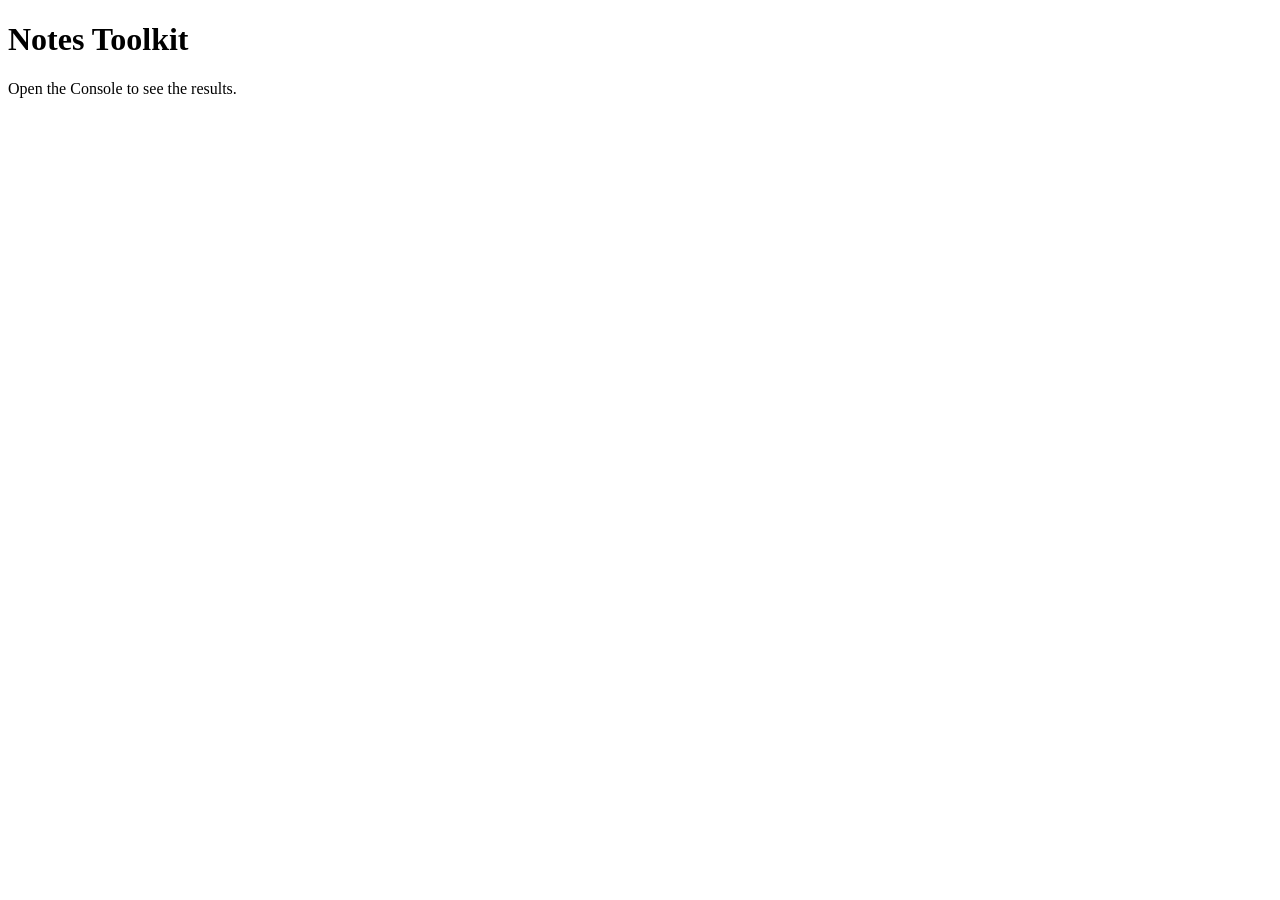
<file: day 3/index.html>
<!DOCTYPE html>
<html lang="en">
  <head>
    <meta charset="UTF-8" />
    <meta name="viewport" content="width=device-width, initial-scale=1.0" />
    <title>Notes Toolkit</title>
    <script src="script.js" defer></script>
  </head>
  <body>
    <h1>Notes Toolkit</h1>
    <p>Open the Console to see the results.</p>
  </body>
</html>
</file>
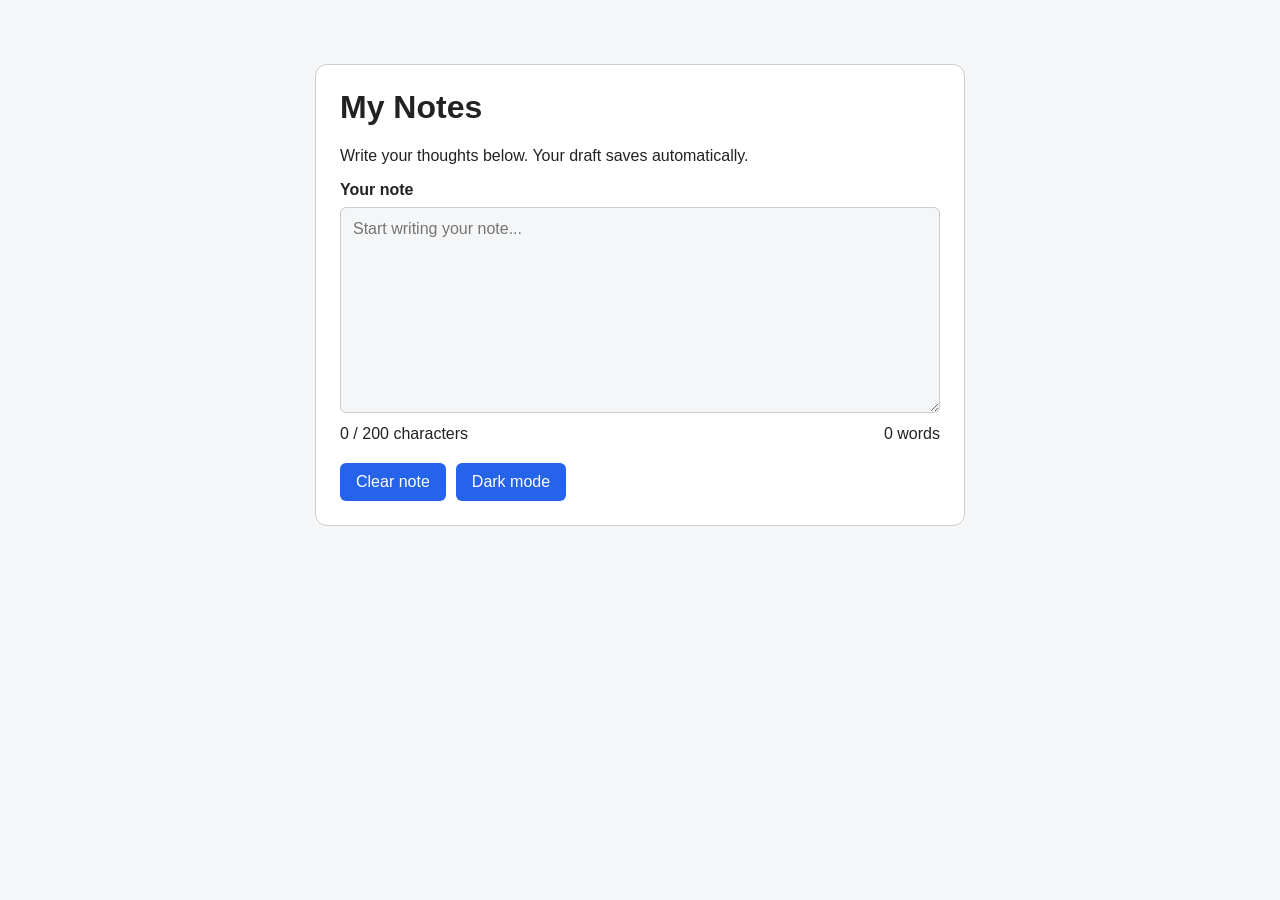
<file: day 4/index.html>
<!DOCTYPE html>
<html lang="en">
<head>
  <meta charset="UTF-8">
  <meta name="viewport" content="width=device-width, initial-scale=1.0">
  <title>Day 4 - Notes App</title>
  <link rel="stylesheet" href="style.css">
  <script src="script.js" defer></script>
</head>
<body>
  <main class="container">
    <h1>My Notes</h1>
    <p>Write your thoughts below. Your draft saves automatically.</p>

    <label for="note-text">Your note</label>
    <textarea
      id="note-text"
      maxlength="200"
      rows="10"
      placeholder="Start writing your note..."
    ></textarea>

    <div class="counters" aria-live="polite">
      <p id="char-count">0 / 200 characters</p>
      <p id="word-count">0 words</p>
    </div>

    <div class="actions">
      <button id="clear-btn" type="button">Clear note</button>
      <button id="theme-toggle" type="button">Dark mode</button>
    </div>
  </main>
</body>
</html>
</file>
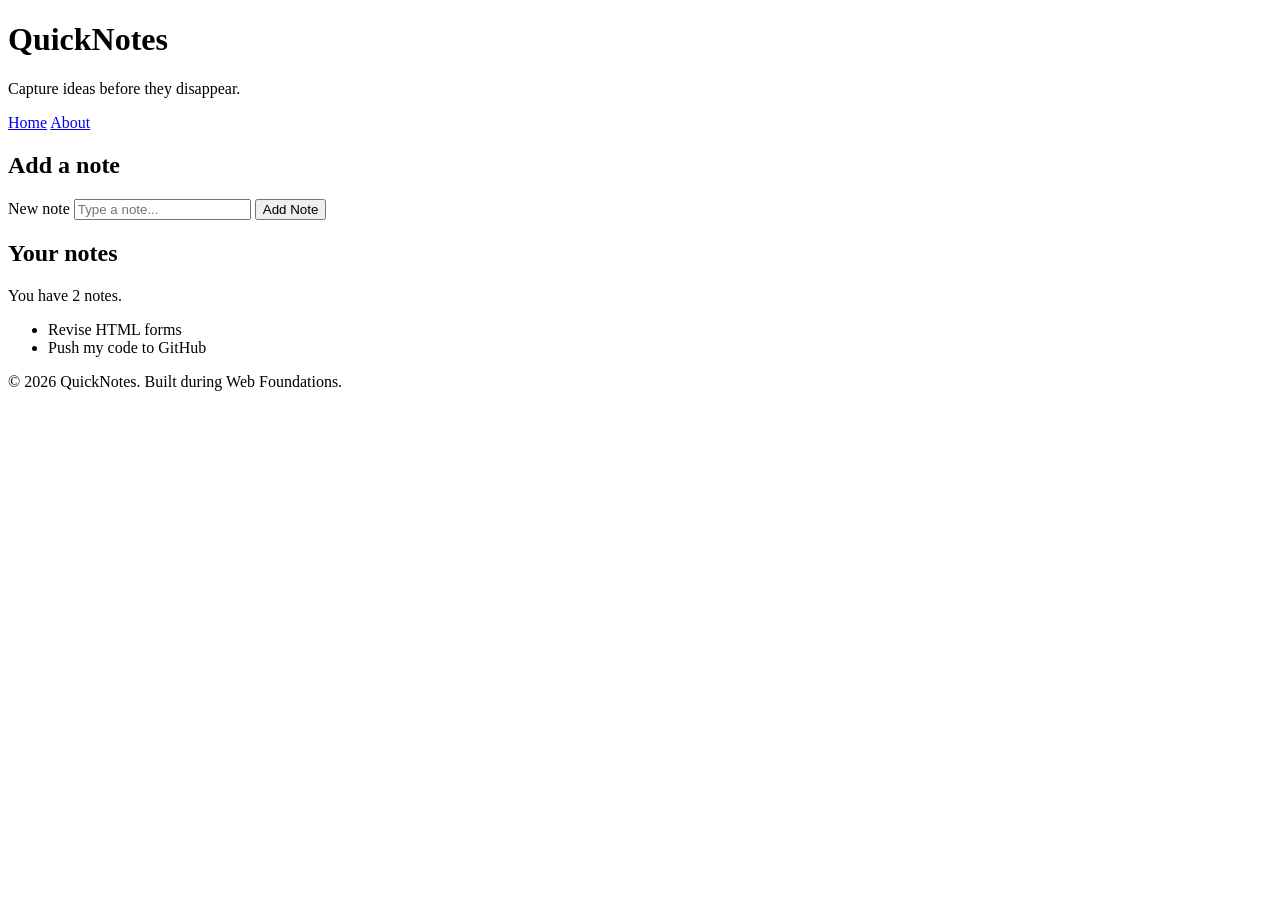
<file: day1/index.html>
<!DOCTYPE html>
<html lang="en">
  <head>
    <meta charset="UTF-8" />
    <meta name="viewport" content="width=device-width, initial-scale=1.0" />
    <title>QuickNotes</title>
  </head>
  <body>
    <header>
      <h1>QuickNotes</h1>
      <p>Capture ideas before they disappear.</p>
    </header>
    <nav>
    <a href="index.html">Home</a>
    <a href="about.html">About</a>
    </nav>
 
    <main>
      <section>
        <h2>Add a note</h2>
        <form id="note-form">
          <label for="note-input">New note</label>
          <input type="text" id="note-input" placeholder="Type a note..." />
          <button type="submit">Add Note</button>
        </form>
      </section>
 
      <section>
        <h2>Your notes</h2>
        <p id="note-count">You have 2 notes.</p>
        <ul id="notes-list">
          <li>Revise HTML forms</li>
          <li>Push my code to GitHub</li>
        </ul>
      </section>
    </main>
 
    <footer>
      <p>&copy; 2026 QuickNotes. Built during Web Foundations.</p>
    </footer>
  </body>
</html>
</file>
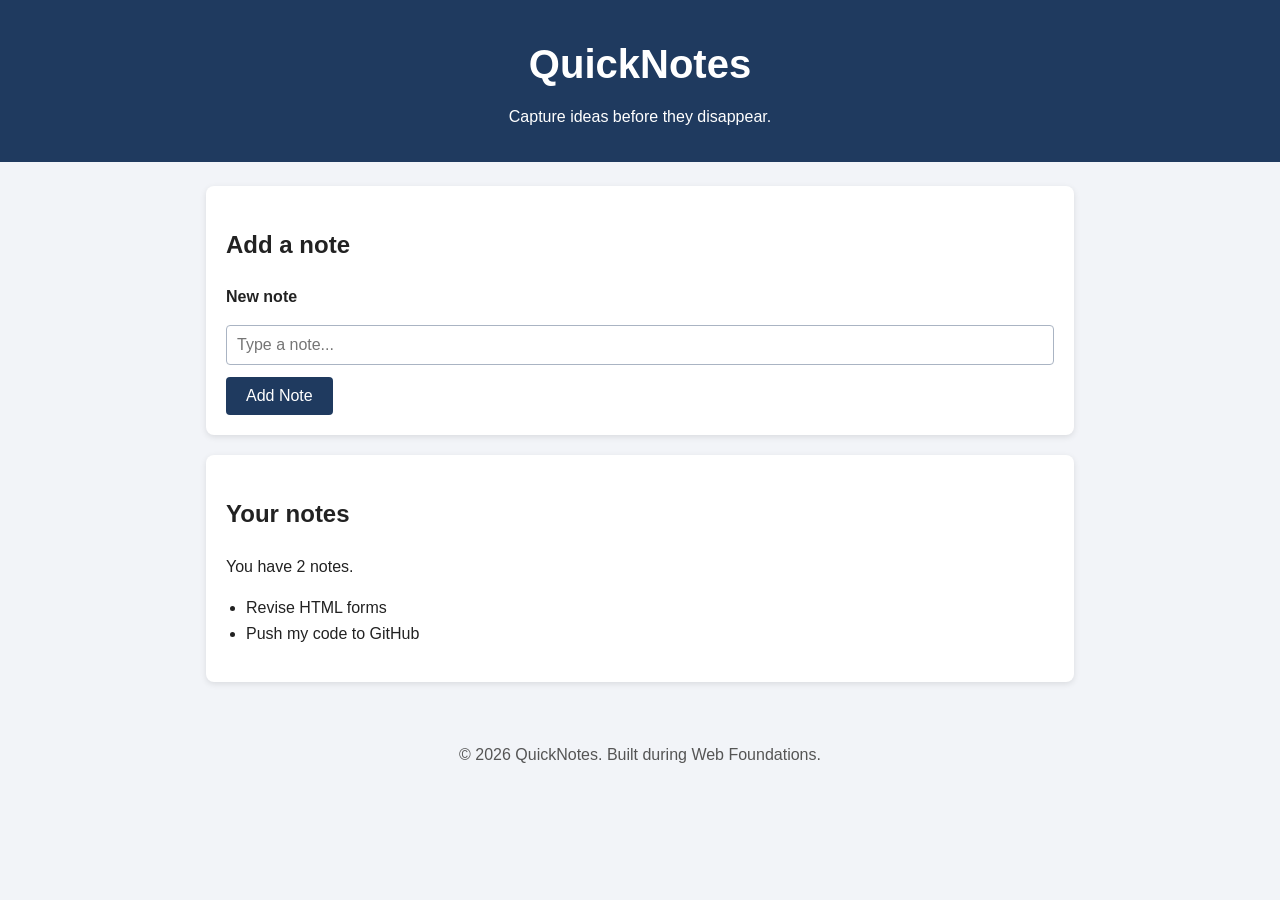
<file: day2/index.html>
<!DOCTYPE html>
<html lang="en">
  <head>
    <meta charset="UTF-8" />
    <meta name="viewport" content="width=device-width, initial-scale=1.0" />
    <title>QuickNotes</title>
    <link rel="stylesheet" href="style.css" />
  </head>
  <body>
    <header>
      <h1>QuickNotes</h1>
      <p>Capture ideas before they disappear.</p>
    </header>
 
    <main>
      <section>
        <h2>Add a note</h2>
        <form id="note-form">
          <label for="note-input">New note</label>
          <input type="text" id="note-input" placeholder="Type a note..." />
          <button type="submit">Add Note</button>
        </form>
      </section>
 
      <section>
        <h2>Your notes</h2>
        <p id="note-count">You have 2 notes.</p>
        <ul id="notes-list">
          <li>Revise HTML forms</li>
          <li>Push my code to GitHub</li>
        </ul>
      </section>
    </main>
 
    <footer>
      <p>&copy; 2026 QuickNotes. Built during Web Foundations.</p>
    </footer>
  </body>
</html>
</file>
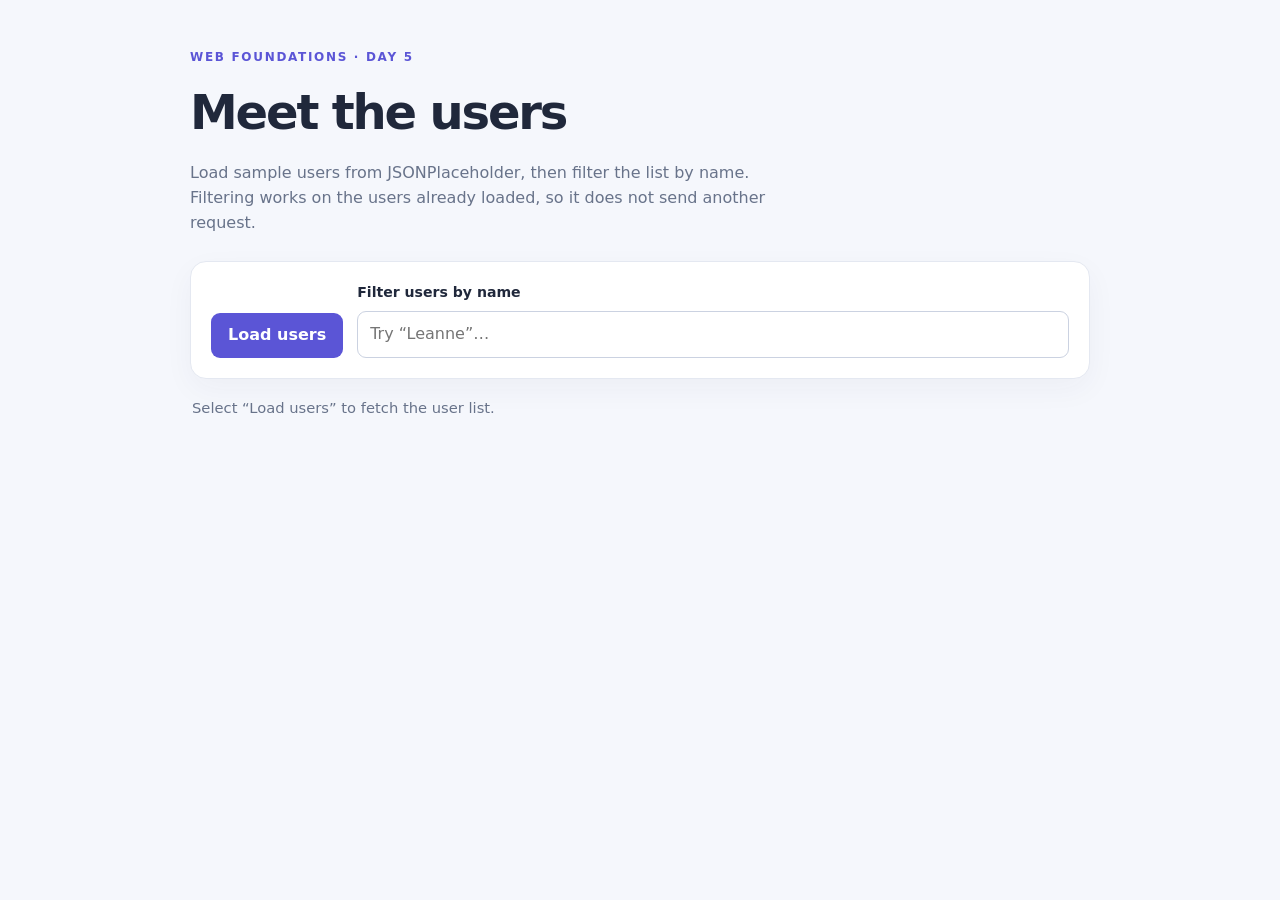
<file: day5/index.html>
<!DOCTYPE html>
<html lang="en">
<head>
  <meta charset="UTF-8">
  <meta name="viewport" content="width=device-width, initial-scale=1.0">
  <meta name="description" content="Fetch and filter users from the JSONPlaceholder demo API.">
  <title>Day 5 — Fetch Users</title>
  <style>
    :root { color-scheme: light; --ink: #20283b; --muted: #68738a; --accent: #5b55d6; --line: #e4e8f1; --surface: #fff; --background: #f5f7fc; }
    * { box-sizing: border-box; }
    body { margin: 0; background: var(--background); color: var(--ink); font: 16px/1.55 system-ui, -apple-system, BlinkMacSystemFont, "Segoe UI", sans-serif; }
    main { width: min(900px, calc(100% - 32px)); margin: 48px auto; }
    .eyebrow { margin: 0 0 8px; color: var(--accent); font-size: .75rem; font-weight: 800; letter-spacing: .14em; text-transform: uppercase; }
    h1 { margin: 0; font-size: clamp(2rem, 5vw, 3rem); letter-spacing: -.045em; }
    .intro { max-width: 620px; margin: 12px 0 26px; color: var(--muted); }
    .controls { display: flex; flex-wrap: wrap; align-items: end; gap: 14px; padding: 20px; border: 1px solid var(--line); border-radius: 16px; background: var(--surface); box-shadow: 0 10px 30px #24335b0b; }
    .field { flex: 1 1 240px; }
    label { display: block; margin-bottom: 7px; font-size: .88rem; font-weight: 700; }
    input { width: 100%; min-height: 44px; padding: 10px 12px; border: 1px solid #cbd2e1; border-radius: 9px; background: white; color: var(--ink); font: inherit; }
    input:focus-visible, button:focus-visible { outline: 3px solid #b8b5ff; outline-offset: 2px; }
    button { min-height: 44px; padding: 10px 17px; border: 0; border-radius: 9px; background: var(--accent); color: white; font: inherit; font-weight: 750; cursor: pointer; }
    button:hover:not(:disabled) { background: #4540b9; }
    button:disabled { cursor: wait; opacity: .65; }
    #status { min-height: 1.6em; margin: 18px 2px; color: var(--muted); font-size: .92rem; }
    #status[data-state="error"] { color: #b42336; }
    #status[data-state="success"] { color: #18734a; }
    #users-list { display: grid; grid-template-columns: repeat(2, minmax(0, 1fr)); gap: 14px; margin: 0; padding: 0; list-style: none; }
    .user-card { min-width: 0; padding: 18px; border: 1px solid var(--line); border-radius: 14px; background: var(--surface); box-shadow: 0 7px 22px #24335b08; }
    .user-card h2 { margin: 0 0 10px; font-size: 1.12rem; overflow-wrap: anywhere; }
    .user-card p { margin: 6px 0 0; color: var(--muted); font-size: .9rem; overflow-wrap: anywhere; }
    .user-card strong { color: var(--ink); }
    @media (max-width: 600px) { main { margin: 28px auto; } #users-list { grid-template-columns: 1fr; } .controls { padding: 16px; } .controls button { width: 100%; } }
  </style>
  <script src="users.js" defer></script>
</head>
<body>
  <main>
    <p class="eyebrow">Web Foundations · Day 5</p>
    <h1>Meet the users</h1>
    <p class="intro">Load sample users from JSONPlaceholder, then filter the list by name. Filtering works on the users already loaded, so it does not send another request.</p>

    <section class="controls" aria-label="Load and filter users">
      <button id="load-users" type="button">Load users</button>
      <div class="field">
        <label for="filter-input">Filter users by name</label>
        <input id="filter-input" type="search" placeholder="Try “Leanne”…" autocomplete="off">
      </div>
    </section>

    <p id="status" role="status" aria-live="polite">Select “Load users” to fetch the user list.</p>
    <ul id="users-list" aria-label="Users"></ul>
  </main>
</body>
</html>
</file>
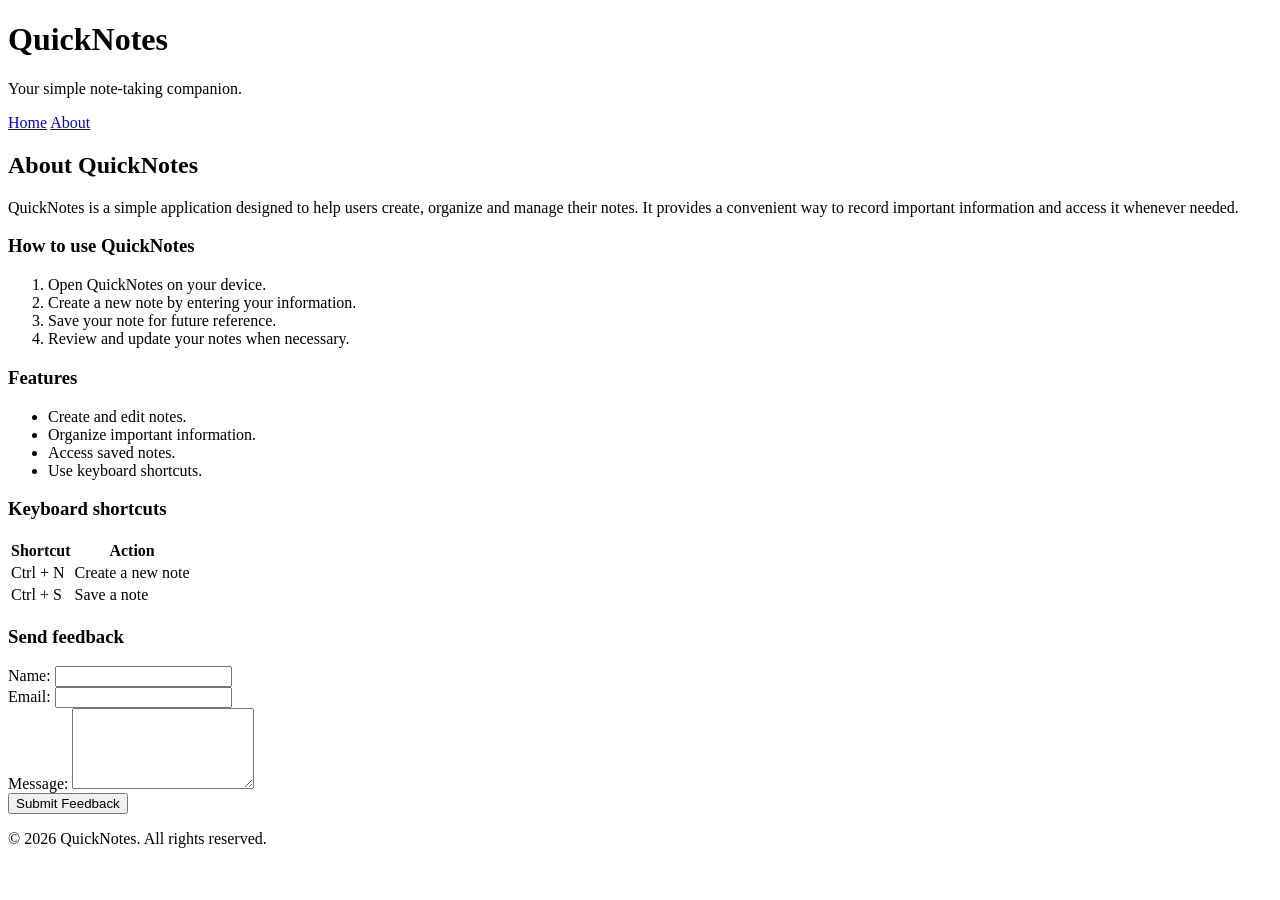
<file: day1/about.html>
<!DOCTYPE html>
<html lang="en">
<head>
    <meta charset="UTF-8">
    <meta name="viewport" content="width=device-width, initial-scale=1.0">
    <title>About QuickNotes</title>
</head>
<body>

    <header>
        <h1>QuickNotes</h1>
        <p>Your simple note-taking companion.</p>
        <nav>
            <a href="index.html">Home</a>
            <a href="about.html">About</a>
        </nav>
    </header>

    <main>
        <h2>About QuickNotes</h2>
        <p>
            QuickNotes is a simple application designed to help
            users create, organize and manage their notes.
            It provides a convenient way to record important
            information and access it whenever needed.
        </p>

        <section>
            <h3>How to use QuickNotes</h3>
            <ol>
                <li>Open QuickNotes on your device.</li>
                <li>Create a new note by entering your information.</li>
                <li>Save your note for future reference.</li>
                <li>Review and update your notes when necessary.</li>
            </ol>
        </section>

        <section>
            <h3>Features</h3>
            <ul>
                <li>Create and edit notes.</li>
                <li>Organize important information.</li>
                <li>Access saved notes.</li>
                <li>Use keyboard shortcuts.</li>
            </ul>
        </section>

        <section>
            <h3>Keyboard shortcuts</h3>
            <table>
                <thead>
                    <tr>
                        <th>Shortcut</th>
                        <th>Action</th>
                    </tr>
                </thead>
                <tbody>
                    <tr>
                        <td>Ctrl + N</td>
                        <td>Create a new note</td>
                    </tr>
                    <tr>
                        <td>Ctrl + S</td>
                        <td>Save a note</td>
                    </tr>
                </tbody>
            </table>
        </section>

        <section>
            <h3>Send feedback</h3>
            <form action="#" method="post">
                <div>
                    <label for="name">Name:</label>
                    <input type="text" id="name"
                           name="name" required>
                </div>

                <div>
                    <label for="email">Email:</label>
                    <input type="email" id="email"
                           name="email" required>
                </div>

                <div>
                    <label for="message">Message:</label>
                    <textarea id="message" name="message"
                              rows="5" required></textarea>
                </div>

                <button type="submit">Submit Feedback</button>
            </form>
        </section>
    </main>

    <footer>
        <p>&copy; 2026 QuickNotes. All rights reserved.</p>
    </footer>

</body>
</html>
</file>
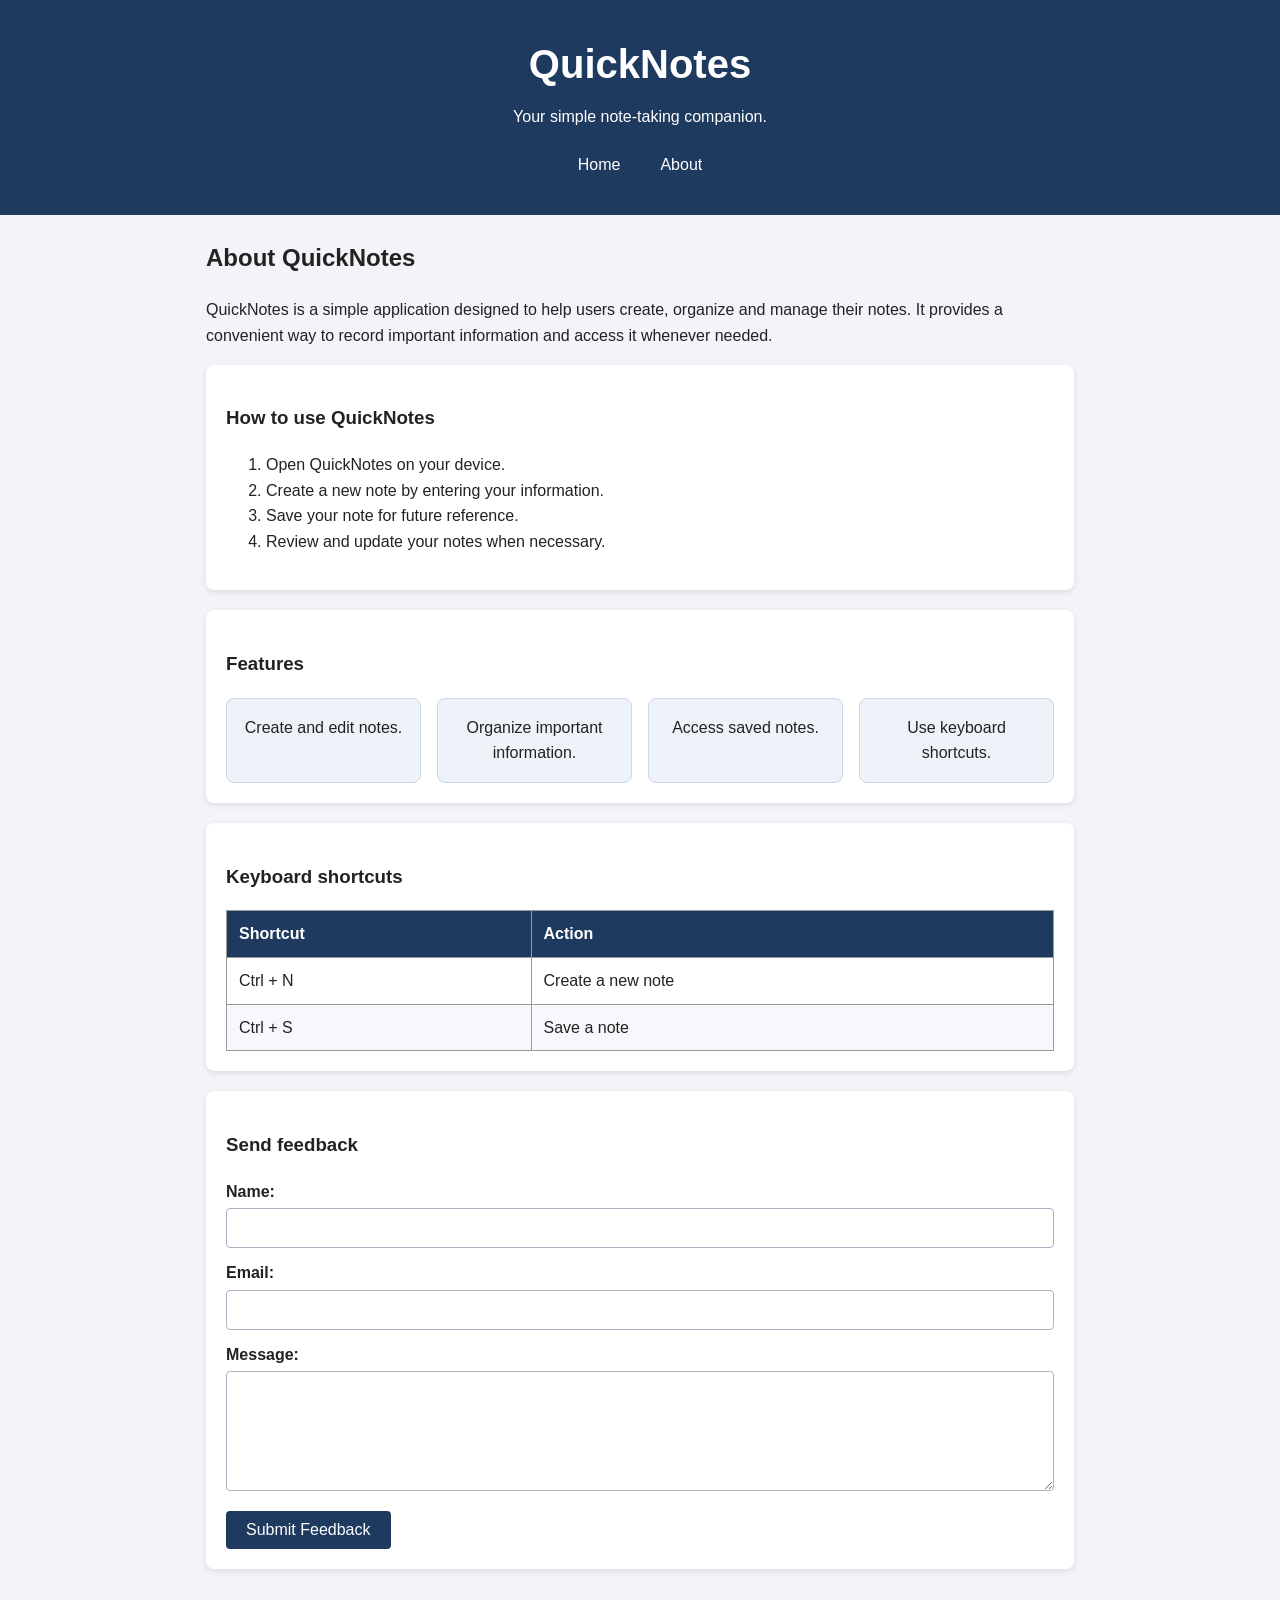
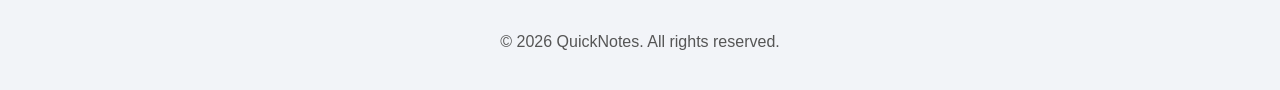
<file: day2/about.html>
<!DOCTYPE html>
<html lang="en">
<head>
    <meta charset="UTF-8">
    <meta name="viewport" content="width=device-width, initial-scale=1.0">
    <title>About QuickNotes</title>
    <link rel="stylesheet" href="style.css">
</head>
<body>

    <header>
        <h1>QuickNotes</h1>
        <p>Your simple note-taking companion.</p>
        <nav>
            <a href="index.html">Home</a>
            <a href="about.html">About</a>
        </nav>
    </header>

    <main>
        <h2>About QuickNotes</h2>
        <p>
            QuickNotes is a simple application designed to help
            users create, organize and manage their notes.
            It provides a convenient way to record important
            information and access it whenever needed.
        </p>

        <section>
            <h3>How to use QuickNotes</h3>
            <ol>
                <li>Open QuickNotes on your device.</li>
                <li>Create a new note by entering your information.</li>
                <li>Save your note for future reference.</li>
                <li>Review and update your notes when necessary.</li>
            </ol>
        </section>

        <section>
            <h3>Features</h3>
            <ul class="features">
                <li>Create and edit notes.</li>
                <li>Organize important information.</li>
                <li>Access saved notes.</li>
                <li>Use keyboard shortcuts.</li>
            </ul>
        </section>

        <section>
            <h3>Keyboard shortcuts</h3>
            <table>
                <thead>
                    <tr>
                        <th>Shortcut</th>
                        <th>Action</th>
                    </tr>
                </thead>
                <tbody>
                    <tr>
                        <td>Ctrl + N</td>
                        <td>Create a new note</td>
                    </tr>
                    <tr>
                        <td>Ctrl + S</td>
                        <td>Save a note</td>
                    </tr>
                </tbody>
            </table>
        </section>

        <section>
            <h3>Send feedback</h3>
            <form action="#" method="post">
                <div>
                    <label for="name">Name:</label>
                    <input type="text" id="name"
                           name="name" required>
                </div>

                <div>
                    <label for="email">Email:</label>
                    <input type="email" id="email"
                           name="email" required>
                </div>

                <div>
                    <label for="message">Message:</label>
                    <textarea id="message" name="message"
                              rows="5" required></textarea>
                </div>

                <button type="submit">Submit Feedback</button>
            </form>
        </section>
    </main>

    <footer>
        <p>&copy; 2026 QuickNotes. All rights reserved.</p>
    </footer>

</body>
</html>
</file>
<file: day 4/style.css>
:root {
  --bg-color: #f4f6f8;
  --text-color: #222222;
  --surface-color: #ffffff;
  --border-color: #cccccc;
  --button-bg: #2563eb;
  --button-text: #ffffff;
  --warning-color: #e67e22;
  --over-color: #dc2626;
}

body.dark {
  --bg-color: #121212;
  --text-color: #f5f5f5;
  --surface-color: #1e1e1e;
  --border-color: #444444;
  --button-bg: #3b82f6;
  --button-text: #ffffff;
  --warning-color: #f59e0b;
  --over-color: #ff4d4d;
}

* {
  box-sizing: border-box;
}

body {
  margin: 0;
  min-height: 100vh;
  padding: 24px;
  background-color: var(--bg-color);
  color: var(--text-color);
  font-family: Arial, sans-serif;
  transition: background-color 0.2s, color 0.2s;
}

.container {
  max-width: 650px;
  margin: 40px auto;
  padding: 24px;
  background-color: var(--surface-color);
  border: 1px solid var(--border-color);
  border-radius: 12px;
}

h1 {
  margin-top: 0;
}

label {
  display: block;
  margin-bottom: 8px;
  font-weight: bold;
}

textarea {
  display: block;
  width: 100%;
  padding: 12px;
  border: 1px solid var(--border-color);
  border-radius: 6px;
  background-color: var(--bg-color);
  color: var(--text-color);
  font: inherit;
  resize: vertical;
}

textarea:focus {
  outline: 2px solid var(--button-bg);
  outline-offset: 2px;
}

.counters {
  display: flex;
  justify-content: space-between;
  flex-wrap: wrap;
  gap: 8px;
  margin-top: 12px;
}

.counters p {
  margin: 0;
}

.warning {
  color: var(--warning-color);
}

.over {
  color: var(--over-color);
  font-weight: bold;
}

.actions {
  display: flex;
  flex-wrap: wrap;
  gap: 10px;
  margin-top: 20px;
}

button {
  padding: 10px 16px;
  border: none;
  border-radius: 6px;
  background-color: var(--button-bg);
  color: var(--button-text);
  font-size: 1rem;
  cursor: pointer;
}

button:hover {
  opacity: 0.85;
}

button:focus-visible {
  outline: 2px solid var(--text-color);
  outline-offset: 3px;
}

@media (max-width: 480px) {
  body {
    padding: 12px;
  }

  .container {
    margin: 16px auto;
    padding: 16px;
  }
}
</file>
<file: day2/style.css>
/* ---------- Reset and base ---------- */
*,
*::before,
*::after {
  box-sizing: border-box;
}

body {
  margin: 0;
  font-family: Arial, Helvetica, sans-serif;
  line-height: 1.6;
  color: #222;
  background-color: #f2f4f8;
}

/* ---------- Header ---------- */
header {
  background-color: #1f3a5f;
  color: #fff;
  text-align: center;
  padding: 32px 20px;
}

header h1 {
  margin: 0 0 8px;
  font-size: 2.5rem;
}

header p {
  margin: 0;
}

/* ---------- Navigation (Flexbox) ---------- */
nav {
  display: flex;
  justify-content: center;
  align-items: center;
  gap: 16px;
  margin-top: 16px;
}

nav a {
  color: #fff;
  text-decoration: none;
  padding: 6px 12px;
  border-radius: 4px;
  transition: background-color 0.3s ease, color 0.3s ease;
}

nav a:hover,
nav a:focus {
  background-color: #fff;
  color: #1f3a5f;
}

/* ---------- Main and sections ---------- */
main {
  max-width: 900px;
  margin: 24px auto;
  padding: 0 16px;
}

section {
  background-color: #fff;
  padding: 20px;
  margin-bottom: 20px;
  border-radius: 8px;
  box-shadow: 0 2px 6px rgba(0, 0, 0, 0.1);
}

/* ---------- Features list (CSS Grid cards) ---------- */
.features {
  list-style: none;
  padding: 0;
  margin: 0;
  display: grid;
  grid-template-columns: repeat(auto-fit, minmax(180px, 1fr));
  gap: 16px;
}

.features li {
  background-color: #eef3fa;
  border: 1px solid #c9d6e8;
  border-radius: 8px;
  padding: 16px;
  text-align: center;
}

/* ---------- Shortcuts table ---------- */
table {
  width: 100%;
  border-collapse: collapse;
}

th,
td {
  border: 1px solid #999;
  padding: 10px 12px;
  text-align: left;
}

th {
  background-color: #1f3a5f;
  color: #fff;
}

tr:nth-child(even) td {
  background-color: #f6f8fb;
}

/* ---------- Feedback form ---------- */
form {
  display: flex;
  flex-direction: column;
  gap: 12px;
}

label {
  display: block;
  font-weight: bold;
  margin-bottom: 4px;
}

input,
select,
textarea {
  width: 100%;
  padding: 10px;
  border: 1px solid #aab4c3;
  border-radius: 4px;
  font-family: inherit;
  font-size: 1rem;
}

input:focus,
select:focus,
textarea:focus {
  outline: 2px solid #1f3a5f;
  border-color: #1f3a5f;
}

textarea {
  min-height: 120px;
  resize: vertical;
}

/* ---------- Buttons ---------- */
button,
input[type="submit"] {
  width: auto;
  align-self: flex-start;
  background-color: #1f3a5f;
  color: #fff;
  border: none;
  border-radius: 4px;
  padding: 10px 20px;
  font-size: 1rem;
  cursor: pointer;
  transition: background-color 0.3s ease, transform 0.2s ease;
}

button:hover,
input[type="submit"]:hover {
  background-color: #2f5a94;
  transform: translateY(-2px);
}

/* ---------- Notes list and footer ---------- */
#notes-list {
  padding-left: 20px;
}

footer {
  text-align: center;
  padding: 20px;
  color: #555;
}

/* ---------- Small screens ---------- */
@media (max-width: 600px) {
  header {
    padding: 16px 12px;
  }

  header h1 {
    font-size: 1.5rem;
  }

  nav {
    flex-wrap: wrap;
  }

  section {
    padding: 14px;
  }
}
</file>
